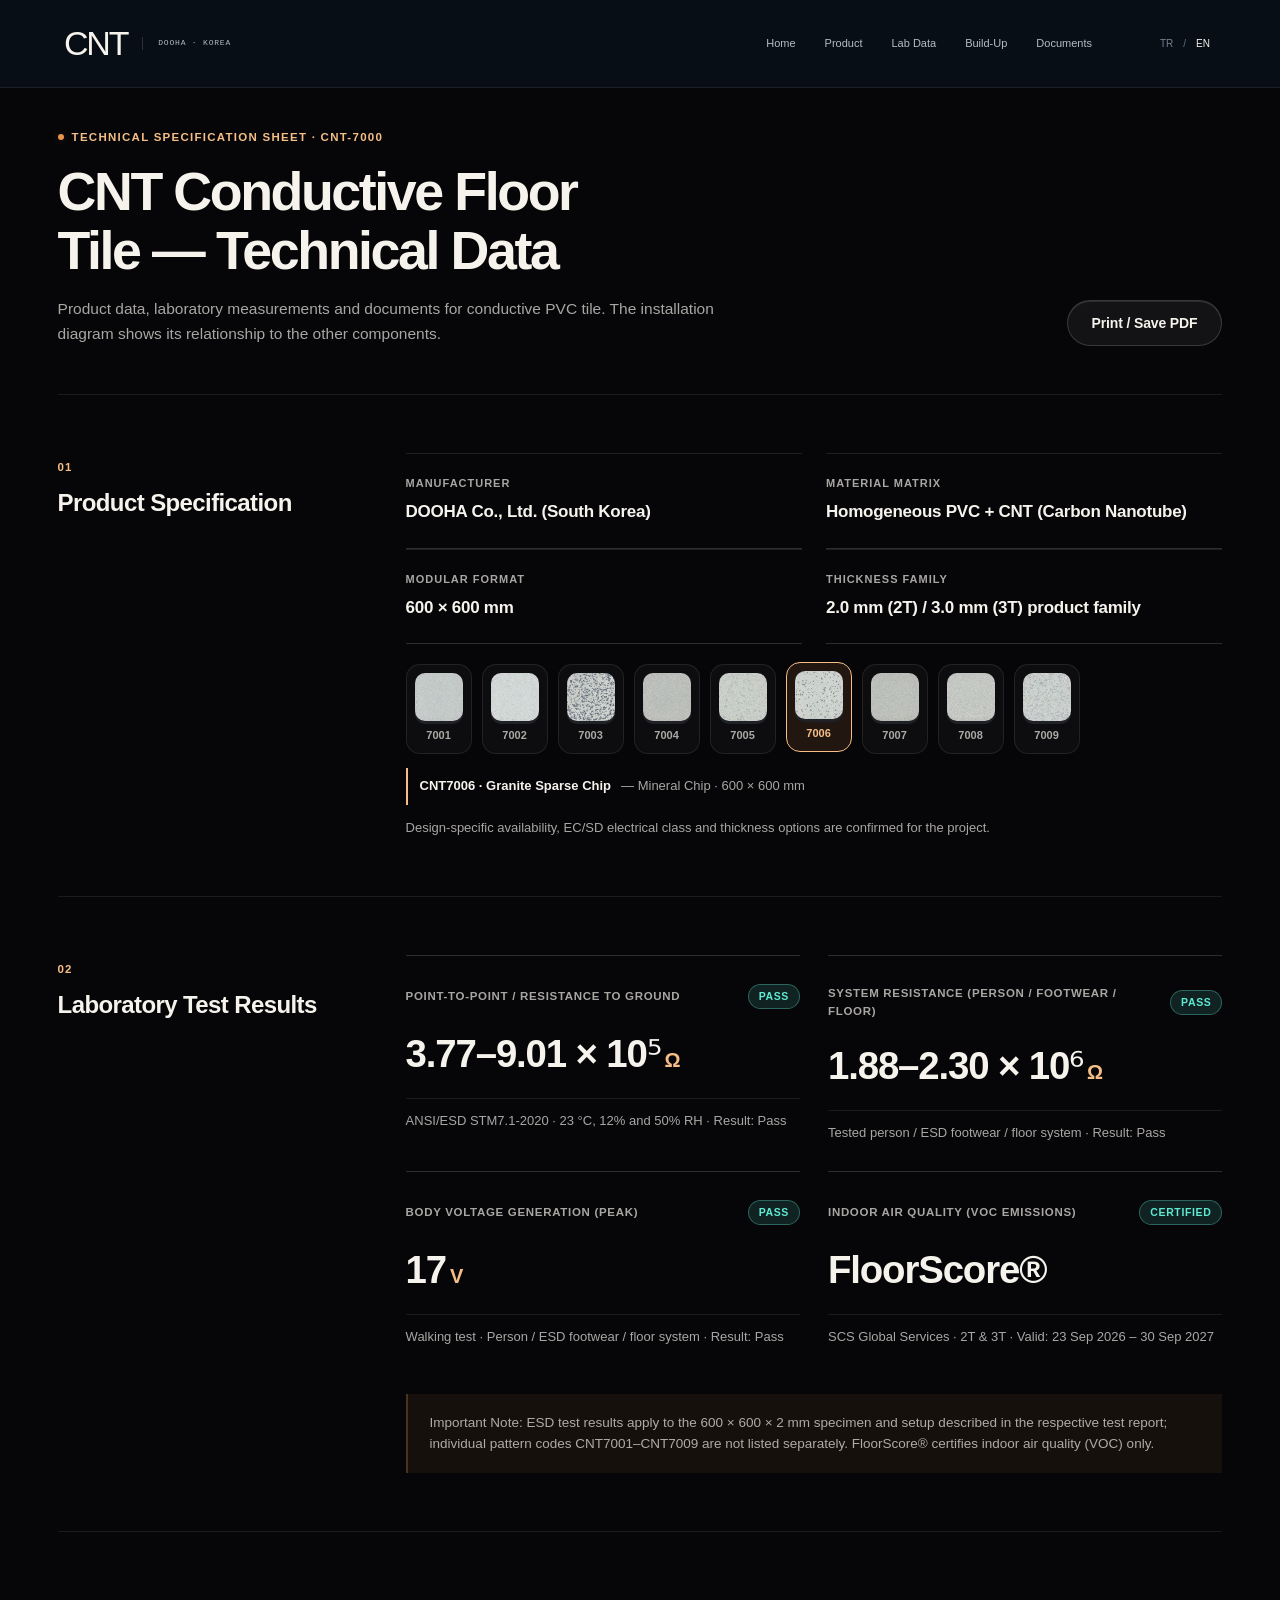
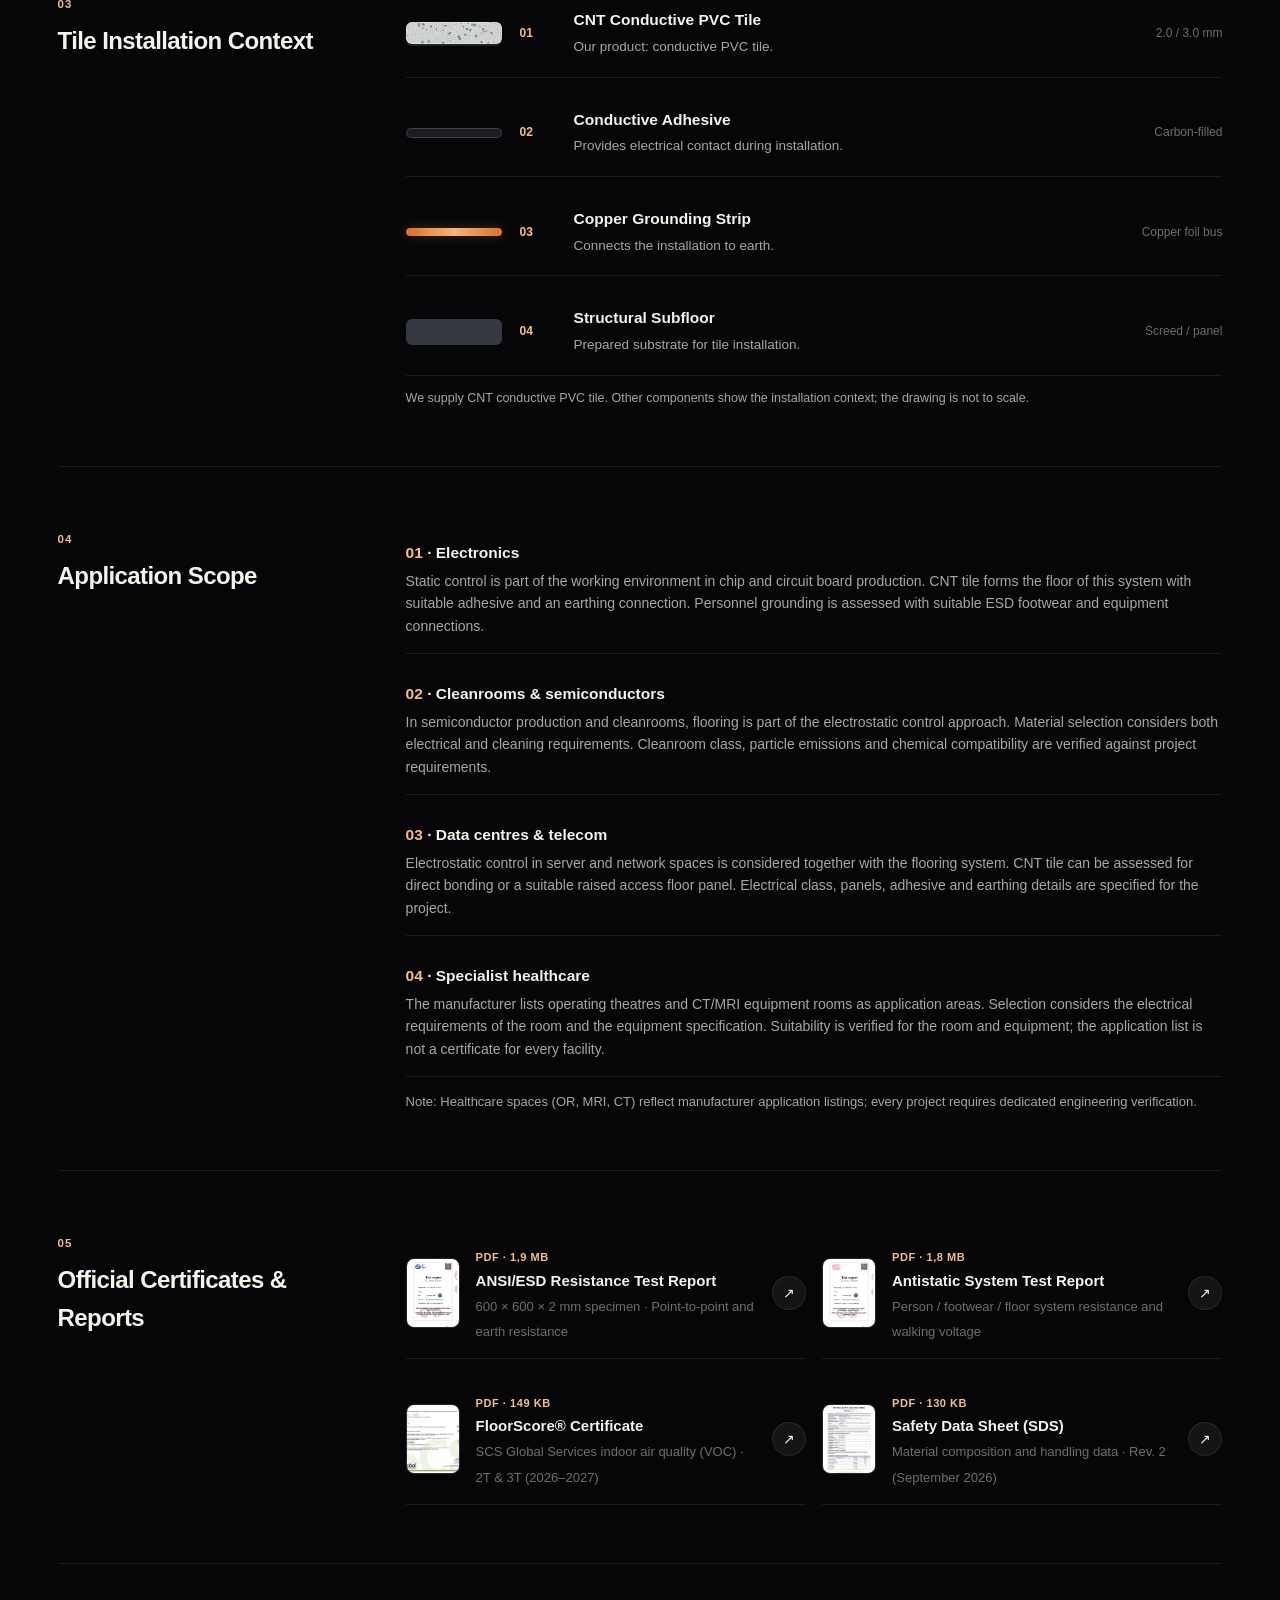
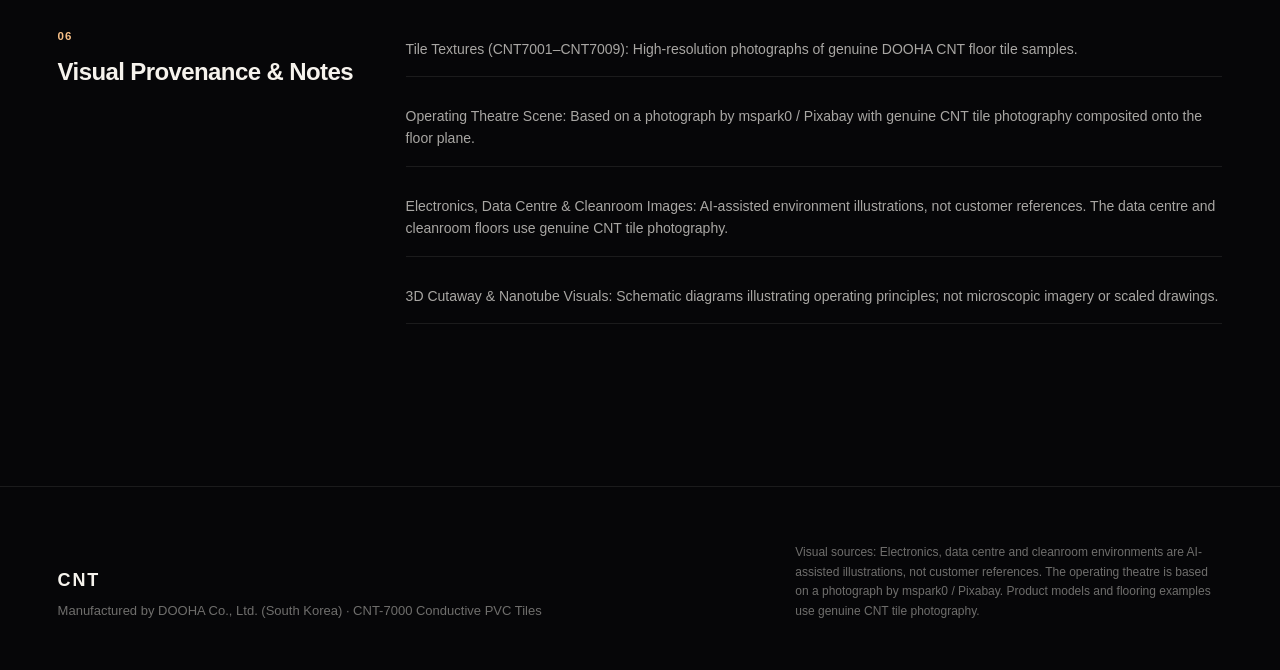
<file: teknik.html>
<!doctype html>
<html lang="tr">
  <head>
    <meta charset="UTF-8" />
    <meta name="viewport" content="width=device-width, initial-scale=1.0" />
    <title>Teknik Veri Föyü — CNT İletken Zemin Karosu</title>
    <meta
      name="description"
      content="CNT iletken zemin karosu ANSI/ESD STM7.1 test sonuçları, sistem direnci, FloorScore® belgesi ve uygulama kesiti."
    />
    <meta name="theme-color" content="#070709" />
    <link rel="icon" href="/favicon.svg" type="image/svg+xml" />
    <script type="module" crossorigin src="/assets/teknik-DftpAvi2.js"></script>
    <link rel="modulepreload" crossorigin href="/assets/navigation-Db2McQt0.js">
    <link rel="stylesheet" crossorigin href="/assets/navigation-Yqg-w2Fh.css">
    <link rel="stylesheet" crossorigin href="/assets/teknik-Cl3Y-DJU.css">
  </head>
  <body>
    <a class="skip-link" href="#main" data-t="a11y.skip">İçeriğe geç</a>

    <header class="cinema-nav is-scrolled" id="top">
      <div class="cinema-nav__inner">
        <a href="/" class="cinema-nav__brand" data-home-href aria-label="CNT Ana Sahne">
          <span class="cinema-nav__logo">CNT</span>
          <span class="cinema-nav__origin" data-t="nav.origin">DOOHA · KORE</span>
        </a>

        <nav class="cinema-nav__links" aria-label="Bölümler">
          <a href="/" class="cinema-nav__link" data-home-href data-t="nav.home">Ana sayfa</a>
          <a href="#urun" class="cinema-nav__link" data-t="tech.nav.s1">Ürün</a>
          <a href="#testler" class="cinema-nav__link" data-t="tech.nav.s2">Testler</a>
          <a href="#uygulama" class="cinema-nav__link" data-t="tech.nav.s3">Katmanlar</a>
          <a href="#belgeler" class="cinema-nav__link" data-t="tech.nav.s5">Belgeler</a>
        </nav>

        <div class="cinema-nav__actions">
          <div class="lang-pill" role="group" aria-label="Dil / Language">
            <button type="button" data-lang-btn="tr" aria-pressed="true">TR</button>
            <span class="lang-pill__separator" aria-hidden="true">/</span>
            <button type="button" data-lang-btn="en" aria-pressed="false">EN</button>
          </div>
        </div>
      </div>
    </header>

    <main id="main" class="container tech-page">
      <header class="tech-head">
        <div class="tech-head__text">
          <span class="eyebrow" data-t="tech.docCode">TEKNİK ŞARTNAME FÖYÜ · CNT-7000</span>
          <h1 class="display-lg" data-t="tech.title">CNT İletken Zemin Karosu — Teknik Bilgiler</h1>
          <p class="prose-calm" data-t="tech.lead">İletken PVC karonun ürün bilgileri, laboratuvar ölçümleri ve belgeleri. Uygulama şeması, karonun diğer bileşenlerle ilişkisini gösterir.</p>
        </div>
        <button type="button" class="pill-btn pill-btn--ghost" data-print-btn>
          <span data-t="tech.print">Yazdır / PDF Kaydet</span>
        </button>
      </header>

      <!-- 01 PRODUCT -->
      <section class="tech-section" id="urun">
        <div class="tech-section__title">
          <span class="tech-section__num">01</span>
          <h2 data-t="tech.s1">Ürün Tanımı</h2>
        </div>
        <div>
          <dl class="spec-cards">
            <div class="spec-card">
              <dt data-t="tech.m.maker">Üretici</dt>
              <dd data-t="tech.m.makerV">DOOHA Co., Ltd. (Güney Kore)</dd>
            </div>
            <div class="spec-card">
              <dt data-t="tech.m.mat">Malzeme Yapısı</dt>
              <dd data-t="tech.m.matV">Homojen PVC + CNT (Karbon Nanotüp)</dd>
            </div>
            <div class="spec-card">
              <dt data-t="tech.m.size">Modüler Ölçü</dt>
              <dd data-t="tech.m.sizeV">600 × 600 mm</dd>
            </div>
            <div class="spec-card">
              <dt data-t="tech.m.thick">Kalınlık Seçenekleri</dt>
              <dd data-t="tech.m.thickV">2,0 mm (2T) / 3,0 mm (3T) ürün ailesi</dd>
            </div>
          </dl>
          <div class="spec-swatches" data-spec-swatches></div>
          <div class="spec-active-bar" data-spec-active></div>
          <p class="prose-calm" style="font-size: 13px; margin-top: 12px" data-t="tech.m.note">Desen bazında stok, EC/SD elektriksel sınıf ve kalınlık seçenekleri proje aşamasında doğrulanır.</p>
        </div>
      </section>

      <!-- 02 LAB DATA -->
      <section class="tech-section" id="testler">
        <div class="tech-section__title">
          <span class="tech-section__num">02</span>
          <h2 data-t="tech.s2">Laboratuvar Test Sonuçları</h2>
        </div>
        <div>
          <div class="lab-grid">
            <article class="lab-card">
              <div class="lab-card__top">
                <span class="lab-card__label" data-t="tech.lab.c1.t">Noktadan Noktaya / Toprak Direnci</span>
                <span class="lab-badge">PASS</span>
              </div>
              <div class="lab-card__val">
                <span data-t="tech.lab.c1.v">3,77–9,01 × 10⁵</span><span class="lab-card__unit" data-t="tech.lab.c1.u">Ω</span>
              </div>
              <p class="lab-card__meta" data-t="tech.lab.c1.m">ANSI/ESD STM7.1-2020 · 23 °C, %12 ve %50 bağıl nem · Sonuç: Pass</p>
            </article>

            <article class="lab-card">
              <div class="lab-card__top">
                <span class="lab-card__label" data-t="tech.lab.c2.t">Sistem Direnci (İnsan / Ayakkabı / Zemin)</span>
                <span class="lab-badge">PASS</span>
              </div>
              <div class="lab-card__val">
                <span data-t="tech.lab.c2.v">1,88–2,30 × 10⁶</span><span class="lab-card__unit" data-t="tech.lab.c2.u">Ω</span>
              </div>
              <p class="lab-card__meta" data-t="tech.lab.c2.m">İnsan / ESD ayakkabı / zemin test düzeni · Sonuç: Pass</p>
            </article>

            <article class="lab-card">
              <div class="lab-card__top">
                <span class="lab-card__label" data-t="tech.lab.c3.t">Vücut Voltajı Üretimi (Tepe Değer)</span>
                <span class="lab-badge">PASS</span>
              </div>
              <div class="lab-card__val">
                <span data-t="tech.lab.c3.v">17</span><span class="lab-card__unit" data-t="tech.lab.c3.u">V</span>
              </div>
              <p class="lab-card__meta" data-t="tech.lab.c3.m">Yürüme testi · İnsan / ESD ayakkabı / zemin sistemi · Sonuç: Pass</p>
            </article>

            <article class="lab-card">
              <div class="lab-card__top">
                <span class="lab-card__label" data-t="tech.lab.c4.t">İç Hava Kalitesi (Uçucu Organik Bileşik)</span>
                <span class="lab-badge">CERTIFIED</span>
              </div>
              <div class="lab-card__val">
                <span data-t="tech.lab.c4.v">FloorScore®</span>
              </div>
              <p class="lab-card__meta" data-t="tech.lab.c4.m">SCS Global Services · 2T ve 3T · Geçerlilik: 23.09.2026–30.09.2027</p>
            </article>
          </div>

          <p class="tech-note" data-t="tech.lab.caveat">Önemli Not: ESD test sonuçları 600 × 600 × 2 mm numuneye ve ilgili rapordaki test düzenine aittir; CNT7001–CNT7009 desen kodları raporlarda ayrı ayrı listelenmez. FloorScore® yalnızca iç hava kalitesini (VOC) belgeler; ESD veya yangın sertifikası değildir.</p>
        </div>
      </section>

      <!-- 03 SYSTEM BUILD-UP -->
      <section class="tech-section" id="uygulama">
        <div class="tech-section__title">
          <span class="tech-section__num">03</span>
          <h2 data-t="tech.s3">Karonun Uygulamadaki Yeri</h2>
        </div>
        <div>
          <div class="xsec-stack" data-xsec-rows></div>
          <p class="prose-calm" style="font-size: 12.5px; margin-top: 12px" data-t="tech.sys.note">Satış kapsamı CNT iletken PVC karodur. Diğer bileşenler uygulama bağlamını gösterir; çizim ölçekli değildir.</p>
        </div>
      </section>

      <!-- 04 SECTORS -->
      <section class="tech-section" id="kullanim">
        <div class="tech-section__title">
          <span class="tech-section__num">04</span>
          <h2 data-t="tech.s4">Kullanım Alanları</h2>
        </div>
        <div>
          <ul class="prov-list" data-tech-uses></ul>
          <p class="prose-calm" style="font-size: 13px; margin-top: 14px" data-t="spaces.scopeNote">Not: Sağlık tesislerindeki ameliyathane, MR ve BT alanları üreticinin kullanım alanı listesindedir; her proje için mühendislik doğrulaması yapılmalıdır.</p>
        </div>
      </section>

      <!-- 05 CERTIFICATES -->
      <section class="tech-section" id="belgeler">
        <div class="tech-section__title">
          <span class="tech-section__num">05</span>
          <h2 data-t="tech.s5">Resmi Belgeler ve Raporlar</h2>
        </div>
        <div class="tech-doc-grid" data-tech-docs></div>
      </section>

      <!-- 06 PROVENANCE -->
      <section class="tech-section" id="kaynaklar" style="border-bottom: 0">
        <div class="tech-section__title">
          <span class="tech-section__num">06</span>
          <h2 data-t="tech.s6">Görsel Kaynakları ve Notlar</h2>
        </div>
        <ul class="prov-list">
          <li data-t="tech.src.1">Karo Dokuları (CNT7001–CNT7009): Gerçek DOOHA CNT zemin karosu numunelerinin yüksek çözünürlüklü fotoğrafları.</li>
          <li data-t="tech.src.2">Ameliyathane Görseli: mspark0 / Pixabay fotoğrafı temel alınarak zemin düzlemine gerçek CNT karo dokuları uygulanmıştır.</li>
          <li data-t="tech.src.3">Elektronik Üretim, Veri Merkezi ve Temiz Oda Görselleri: Yapay zekâ destekli ortam görselleştirmeleridir; gerçek müşteri referansı değildir. Veri merkezi ve temiz oda zeminlerinde gerçek CNT karo fotoğrafları kullanılır.</li>
          <li data-t="tech.src.4">3B Katman ve Nanotüp Görselleri: Çalışma prensibini açıklayan şematik diyagramlardır; mikroskobik görüntü veya ölçekli imalat çizimi değildir.</li>
        </ul>
      </section>
    </main>

    <footer class="cinema-footer">
      <div class="container cinema-footer__inner">
        <div class="cinema-footer__brand">
          <strong>CNT</strong>
          <p data-t="footer.maker">DOOHA Co., Ltd. (Güney Kore) üretimi · CNT-7000 İletken PVC Karolar</p>
        </div>
        <p class="cinema-footer__credits" data-t="footer.credits">Görsel kaynakları: Elektronik üretim, veri merkezi ve temiz oda ortamları yapay zekâ destekli temsilî görselleştirmelerdir. Ameliyathane mspark0 / Pixabay fotoğrafı temellidir. Ürün modeli ve döşeme örnekleri gerçek CNT karo fotoğraflarını kullanır.</p>
      </div>
    </footer>

  </body>
</html>
</file>
<file: assets/navigation-Yqg-w2Fh.css>
:root{--stage-gutter:clamp(24px,5vw,88px);--stage-mono:"SFMono-Regular",Consolas,"Liberation Mono",monospace}#top.cinema-nav,#top.cinema-nav:not(.is-scrolled){height:88px;padding-inline:var(--stage-gutter)}#top .cinema-nav__inner,#top.cinema-nav:not(.is-scrolled) .cinema-nav__inner,#top.cinema-nav.is-scrolled .cinema-nav__inner{width:100%;max-width:1600px;height:100%;box-shadow:none;-webkit-backdrop-filter:none;background:0 0;border:0;border-radius:0;padding-inline:0}#top.cinema-nav.is-scrolled{background:#080e16;border-bottom:1px solid #f6f3ed14}#top .cinema-nav__brand{align-items:center;gap:15px}#top .cinema-nav__logo{letter-spacing:-.065em;font-size:34px;font-weight:500}#top .cinema-nav__origin{font-family:var(--stage-mono);letter-spacing:.1em;color:#b1bbc6;border-left:1px solid #ffffff26;padding-left:15px;font-size:8px}#top .cinema-nav__links{gap:29px;margin-left:auto;margin-right:42px}#top .cinema-nav__link{color:#b5bdc6;border-radius:0;padding:7px 0;font-size:11px;font-weight:400;position:relative;background:0 0!important}#top .cinema-nav__link:after{content:"";background:var(--amber);transform-origin:0;height:1px;transition:transform .2s;position:absolute;bottom:1px;left:0;right:0;transform:scaleX(0)}#top .cinema-nav__link.is-current:after,#top .cinema-nav__link:hover:after{transform:scaleX(1)}#top .cinema-nav__technical{color:#ece9e2;margin-left:17px}#top .lang-pill{background:0 0;border:0;border-radius:0;gap:4px;padding:0}#top .lang-pill button{color:#758291;border-radius:0;min-height:36px;padding:6px;font-size:10px;font-weight:400;background:0 0!important}#top .lang-pill button[aria-pressed=true]{color:#f6f3ed}#top .lang-pill:before{display:none}#top .lang-pill__separator{color:#64717f;font-size:10px}#top .lang-pill button+button:before{content:none}#top .lang-pill button{appearance:none;box-shadow:none;border:0}@media (max-width:1100px){#top .cinema-nav__links{gap:22px;margin-right:20px}#top .cinema-nav__origin{display:none}}@media (max-width:920px){#top .cinema-nav__links{display:none}#top .menu-trigger{border-radius:0}}@media (max-width:700px){#top.cinema-nav,#top.cinema-nav:not(.is-scrolled){height:83px;padding-inline:24px}#top .cinema-nav__logo{font-size:30px}#top .cinema-nav__actions{gap:14px}#top .menu-trigger{border:1px solid #ffffff38;border-radius:0;width:40px;height:40px}#top .lang-pill button{padding:6px 3px;font-size:10px}}@media (prefers-reduced-motion:reduce){#top .cinema-nav__link:after{transition:none}}
</file>
<file: assets/teknik-Cl3Y-DJU.css>
:root{--bg-void:#060608;--bg-stage:#0a0a0e;--bg-velvet:#101116;--bg-card:#14141ac2;--bg-glass:#0e0e13c2;--bg-glass-strong:#0a0a0ee6;--text-1:#f6f3ed;--text-2:#f6f3edad;--text-3:#f6f3ed70;--amber:#e8954d;--amber-soft:#f5be86;--amber-glow:#e8954d3d;--cyan-spark:#7dd3fc;--emerald:#5eead4;--hairline:#fff8ee16;--hairline-strong:#fff8ee29;--specular-top:inset 0 1px 0 #fffcf61a;--font-sans:-apple-system, BlinkMacSystemFont, "SF Pro Display", "SF Pro Text", "Helvetica Neue", "Segoe UI", Arial, sans-serif;--r-pill:999px;--r-lg:28px;--r-md:20px;--r-sm:14px;--max-w:1360px;--pad-x:clamp(20px, 4.5vw, 64px);--nav-h:76px;--ease-cinema:cubic-bezier(.16, 1, .3, 1)}*,:before,:after{box-sizing:border-box}html{background:var(--bg-void);color:var(--text-1);-webkit-text-size-adjust:100%;font-synthesis:none}html.modal-locked,html.modal-locked body{overflow:hidden}body{font-family:var(--font-sans);color:var(--text-1);background:var(--bg-void);-webkit-font-smoothing:antialiased;-moz-osx-font-smoothing:grayscale;margin:0;font-size:16px;line-height:1.6;overflow-x:clip}h1,h2,h3,h4,p,ul,ol,dl,dd,figure{margin:0;padding:0}ul,ol{list-style:none}a{color:inherit;text-decoration:none}img,canvas,svg{max-width:100%;display:block}img{height:auto}button,input,textarea,select{font:inherit;color:inherit}button{cursor:pointer;background:0 0;border:0;padding:0}:focus-visible{outline:2px solid var(--amber-soft);outline-offset:3px}::selection{color:#fff;background:#e8954d52}[hidden]{display:none!important}[id]{scroll-margin-top:calc(var(--nav-h) + 16px)}.skip-link{z-index:300;border-radius:var(--r-pill);background:var(--text-1);color:var(--bg-void);transition:transform .22s var(--ease-cinema);padding:10px 18px;font-size:13px;font-weight:600;position:fixed;top:12px;left:16px;transform:translateY(-200%)}.skip-link:focus{transform:translateY(0)}.container{max-width:var(--max-w);padding-inline:var(--pad-x);margin-inline:auto}.eyebrow{letter-spacing:.11em;text-transform:uppercase;color:var(--amber-soft);align-items:center;gap:8px;font-size:11.5px;font-weight:600;display:inline-flex}.eyebrow:before{content:"";background:var(--amber);width:6px;height:6px;box-shadow:0 0 10px var(--amber-glow);border-radius:50%;flex:none}.display-xl{letter-spacing:-.034em;color:var(--text-1);text-wrap:balance;font-size:clamp(34px,3.9vw,56px);font-weight:600;line-height:1.06}.display-lg{letter-spacing:-.03em;color:var(--text-1);text-wrap:balance;font-size:clamp(30px,3.4vw,50px);font-weight:600;line-height:1.09}.display-sub{color:#f6f3ed85;font-weight:500}.prose-calm{color:var(--text-2);text-wrap:pretty;font-size:clamp(15.5px,1.12vw,17.5px);line-height:1.62}.pill-btn{border-radius:var(--r-pill);color:#09090c;letter-spacing:-.01em;white-space:nowrap;height:46px;transition:transform .24s var(--ease-cinema), box-shadow .24s var(--ease-cinema), background .24s, border-color .24s;background:linear-gradient(#f8f5ef 0%,#e4ddd2 100%);justify-content:center;align-items:center;gap:10px;padding:0 24px;font-size:14px;font-weight:600;display:inline-flex;box-shadow:0 8px 28px #0006,inset 0 1px #ffffffd9}.pill-btn:hover{transform:translateY(-1.5px);box-shadow:0 12px 34px #e8954d47}.pill-btn--copper{color:#090807;background:linear-gradient(135deg,#f5b67a 0%,#d87a32 100%);box-shadow:0 10px 32px #d87a3252,inset 0 1px #ffffff80}.pill-btn--copper:hover{box-shadow:0 14px 42px #e8954d7a,inset 0 1px #ffffffa6}.pill-btn--ghost{color:var(--text-1);border:1px solid var(--hairline-strong);box-shadow:var(--specular-top);-webkit-backdrop-filter:blur(16px);background:#ffffff0e}.pill-btn--ghost:hover{box-shadow:var(--specular-top);background:#ffffff1c;border-color:#fff8ee47}.cinema-nav{z-index:120;height:var(--nav-h);pointer-events:none;transition:background .32s var(--ease-cinema);background:linear-gradient(#060608db 0%,#06060800 100%);align-items:center;padding-inline:16px;display:flex;position:fixed;top:0;left:0;right:0}.cinema-nav.is-scrolled{background:linear-gradient(#060608eb 0%,#06060873 68%,#06060800 100%)}.cinema-nav__inner{pointer-events:auto;width:100%;max-width:var(--max-w);padding-inline:calc(var(--pad-x) - 16px);border-radius:var(--r-pill);height:54px;transition:max-width .38s var(--ease-cinema), padding-inline .38s var(--ease-cinema), background-color .32s var(--ease-cinema), border-color .32s var(--ease-cinema), box-shadow .32s var(--ease-cinema);border:1px solid #0000;justify-content:space-between;align-items:center;gap:20px;margin-inline:auto;display:flex}.cinema-nav.is-scrolled .cinema-nav__inner{background:var(--bg-glass-strong);-webkit-backdrop-filter:blur(28px)saturate(160%);border-color:#fff8ee24;max-width:1020px;padding-inline:22px;box-shadow:0 18px 48px #000000ad,inset 0 1px #fffcf617}.cinema-nav__brand{white-space:nowrap;align-items:baseline;gap:10px;display:inline-flex}.cinema-nav__logo{letter-spacing:.1em;color:var(--text-1);font-size:19px;font-weight:700}.cinema-nav__origin{letter-spacing:.14em;text-transform:uppercase;color:var(--text-3);font-size:10.5px;font-weight:500}.cinema-nav__links{align-items:center;gap:6px;display:flex}.cinema-nav__link{border-radius:var(--r-pill);color:var(--text-2);white-space:nowrap;padding:6px 14px;font-size:13.5px;font-weight:450;transition:color .18s,background-color .18s}.cinema-nav__link:hover{color:var(--text-1);background:#ffffff0d}.cinema-nav__link.is-current{color:var(--text-1);background:#ffffff16}.cinema-nav__actions{align-items:center;gap:10px;display:flex}.lang-pill{border-radius:var(--r-pill);border:1px solid var(--hairline);background:#ffffff0f;align-items:center;padding:3px;display:inline-flex}.lang-pill button{border-radius:var(--r-pill);color:var(--text-3);padding:5px 10px;font-size:11.5px;font-weight:600;transition:background-color .18s,color .18s}.lang-pill button[aria-pressed=true]{color:var(--text-1);background:#ffffff2e}.cinema-footer{border-top:1px solid var(--hairline);background:var(--bg-void);padding:56px 0 48px}.cinema-footer__inner{flex-wrap:wrap;justify-content:space-between;align-items:flex-end;gap:28px;display:flex}.cinema-footer__brand strong{letter-spacing:.1em;font-size:18px}.cinema-footer__brand p{color:var(--text-3);margin-top:6px;font-size:13px}.cinema-footer__credits{color:var(--text-3);max-width:64ch;font-size:12px;line-height:1.65}@media (max-width:920px){.cinema-nav__links,.cinema-nav__origin{display:none}.cinema-nav__inner{padding-inline:16px}}.menu-trigger{border:1px solid var(--hairline-strong);border-radius:50%;place-content:center;gap:5px;width:44px;height:44px;display:none}.menu-trigger span{background:var(--text-1);width:17px;height:1px}.menu-trigger:hover{background:#ffffff14}.mobile-navigation:not([open]){display:none}.mobile-navigation{width:min(460px,100%);max-width:100%;height:100dvh;max-height:100dvh;padding:max(24px, env(safe-area-inset-top)) 28px max(28px, env(safe-area-inset-bottom));color:var(--text-1);overscroll-behavior:contain;background:#101116;border:0;margin:0;position:fixed;inset:0 0 0 auto}.mobile-navigation::backdrop{-webkit-backdrop-filter:blur(8px);backdrop-filter:blur(8px);background:#000000a8}.mobile-navigation__head{border-bottom:1px solid var(--hairline-strong);justify-content:space-between;align-items:center;padding-bottom:28px;display:flex}.mobile-navigation__head>span{color:var(--text-3);letter-spacing:.1em;text-transform:uppercase;font-size:12px}.mobile-navigation__close{min-height:44px;color:var(--amber-soft);padding:8px 12px}.mobile-navigation__links{padding-block:28px;display:grid}.mobile-navigation__link{border-bottom:1px solid var(--hairline);letter-spacing:-.04em;padding-block:22px;font-size:clamp(26px,7vw,36px);line-height:1.2}.mobile-navigation__link:hover{color:var(--amber-soft)}.mobile-navigation__signature{color:var(--text-3);letter-spacing:.16em;margin-top:48px;font-size:11px;display:block}html.menu-locked,html.menu-locked body{overflow:hidden}@media (max-width:920px){.menu-trigger{flex:none;display:grid}.cinema-nav__actions{gap:12px}}@media (prefers-reduced-motion:reduce){*,:before,:after{scroll-behavior:auto!important;transition-duration:0s!important;animation-duration:0s!important}}.tech-page{padding-top:calc(var(--nav-h) + 52px);padding-bottom:104px}.tech-head{border-bottom:1px solid var(--hairline);flex-wrap:wrap;justify-content:space-between;align-items:flex-end;gap:28px;padding-bottom:48px;display:flex}.tech-head__text{flex-direction:column;gap:16px;max-width:700px;display:flex}.tech-section{border-bottom:1px solid var(--hairline);grid-template-columns:300px minmax(0,1fr);align-items:start;gap:48px;padding:58px 0;display:grid}.tech-section__title{top:calc(var(--nav-h) + 24px);position:sticky}.tech-section__num{font-variant-numeric:tabular-nums;letter-spacing:.08em;color:var(--amber-soft);font-size:11.5px;font-weight:600}.tech-section__title h2{letter-spacing:-.025em;margin-top:6px;font-size:24px;font-weight:600}.spec-cards{grid-template-columns:repeat(2,minmax(0,1fr));gap:16px;display:grid}.spec-card{border:1px solid var(--hairline);box-shadow:var(--specular-top);background:#ffffff08;border-radius:20px;padding:22px 24px}.spec-card dt{letter-spacing:.09em;text-transform:uppercase;color:var(--text-3);font-size:11px;font-weight:600}.spec-card dd{letter-spacing:-.015em;margin-top:6px;font-size:17px;font-weight:600}.spec-swatches{flex-wrap:wrap;gap:10px;margin-top:20px;display:flex}.spec-sw{border:1px solid var(--hairline);background:#ffffff08;border-radius:14px;flex-direction:column;align-items:center;gap:6px;padding:8px;transition:border-color .18s,transform .18s,background-color .18s;display:flex}.spec-sw:hover{border-color:var(--hairline-strong)}.spec-sw img{object-fit:cover;border-radius:10px;width:48px;height:48px;box-shadow:0 3px #1f2127}.spec-sw span{font-variant-numeric:tabular-nums;color:var(--text-2);font-size:11px;font-weight:600}.spec-sw.is-active{border-color:var(--amber-soft);background:#e8954d1f;transform:translateY(-2px)}.spec-sw.is-active span{color:var(--amber-soft)}.spec-active-bar{border-radius:var(--r-pill);border:1px solid var(--hairline);color:var(--text-2);background:#ffffff09;align-items:center;gap:10px;margin-top:14px;padding:8px 14px;font-size:13px;display:inline-flex}.spec-active-bar strong{color:var(--text-1);font-weight:600}.lab-grid{grid-template-columns:repeat(2,minmax(0,1fr));gap:18px;display:grid}.lab-card{border:1px solid var(--hairline-strong);box-shadow:var(--specular-top);background:radial-gradient(120% 100% at 0 0,#e8954d14,#ffffff06);border-radius:24px;flex-direction:column;gap:14px;padding:28px;display:flex}.lab-card__top{justify-content:space-between;align-items:center;gap:10px;display:flex}.lab-card__label{letter-spacing:.06em;text-transform:uppercase;color:var(--text-2);font-size:11.5px;font-weight:600}.lab-badge{border-radius:var(--r-pill);color:var(--emerald);letter-spacing:.06em;background:#5eead41f;border:1px solid #5eead457;padding:3px 10px;font-size:10.5px;font-weight:600}.lab-card__val{font-variant-numeric:tabular-nums;letter-spacing:-.03em;color:var(--text-1);font-size:clamp(28px,3vw,40px);font-weight:600}.lab-card__unit{color:var(--amber-soft);margin-left:4px;font-size:20px}.lab-card__meta{color:var(--text-3);border-top:1px solid var(--hairline);padding-top:12px;font-size:13px;line-height:1.55}.tech-note{color:var(--text-2);background:#e8954d11;border:1px solid #e8954d42;border-radius:18px;margin-top:18px;padding:18px 22px;font-size:13.5px;line-height:1.62}.xsec-stack{gap:12px;display:grid}.xsec-row{border:1px solid var(--hairline);box-shadow:var(--specular-top);background:#ffffff08;border-radius:18px;grid-template-columns:96px 36px minmax(0,1fr) auto;align-items:center;gap:18px;padding:18px 22px;display:grid}.xsec-bar{border-radius:6px;height:22px}.xsec-bar--tile{background-size:cover;border:1px solid #ffffff59;box-shadow:0 2px #1f2127}.xsec-bar--adh{background:#1b1d23;border:1px solid #ffffff29;height:10px}.xsec-bar--cu{background:linear-gradient(90deg,#d8722d,#f5b476,#d8722d);height:8px;box-shadow:0 0 12px #e8954d47}.xsec-bar--sub{background:#353840;height:26px}.tech-doc-grid{grid-template-columns:repeat(2,minmax(0,1fr));gap:16px;display:grid}.tech-doc{border:1px solid var(--hairline);box-shadow:var(--specular-top);transition:background-color .2s, border-color .2s, transform .2s var(--ease-cinema);background:#ffffff08;border-radius:18px;grid-template-columns:54px minmax(0,1fr) auto;align-items:center;gap:16px;padding:14px 18px 14px 14px;display:grid}.tech-doc:hover{background:#fff1;border-color:#f5be865c;transform:translateY(-2px)}.tech-doc img{object-fit:cover;border:1px solid #ffffff24;border-radius:8px;width:54px;height:70px}.doc-pill__arrow{border:1px solid var(--hairline);width:34px;height:34px;color:var(--text-1);background:#ffffff0f;border-radius:50%;place-items:center;font-size:14px;display:grid}.prov-list{gap:12px;display:grid}.prov-list li{border:1px solid var(--hairline);color:var(--text-2);background:#ffffff06;border-radius:16px;padding:16px 20px;font-size:14px}@media (max-width:960px){.tech-section{grid-template-columns:1fr;gap:24px}.tech-section__title{position:static}.spec-cards,.lab-grid,.tech-doc-grid{grid-template-columns:1fr}.xsec-row{grid-template-columns:72px minmax(0,1fr)}}@media print{html,body{color:#111!important;background:#fff!important}.cinema-nav,[data-print-btn]{display:none!important}.tech-page{padding-top:0}.spec-card,.lab-card,.xsec-row,.tech-doc,.prov-list li,.tech-note,.spec-active-bar{break-inside:avoid;color:#111!important;box-shadow:none!important;background:#fff!important;border:1px solid #ccc!important}}@media screen{.tech-head h1{letter-spacing:-.045em;font-size:clamp(34px,4.2vw,62px)}.spec-cards{gap:0 24px}.spec-card{border:0;border-bottom:1px solid var(--hairline-strong);background:0 0;border-radius:0;padding:22px 0}.spec-card dt{color:var(--text-2)}.spec-active-bar{border:0;border-left:2px solid var(--amber-soft);background:0 0;border-radius:0;flex-wrap:wrap;padding-left:12px}.lab-grid{gap:0 28px}.lab-card{border:0;border-top:1px solid var(--hairline-strong);box-shadow:none;background:0 0;border-radius:0;padding:28px 0}.lab-card__meta{color:var(--text-2)}.tech-note{border-width:0 0 0 2px;border-radius:0}.xsec-row,.tech-doc{box-shadow:none;background:0 0;border-width:0 0 1px;border-radius:0;padding-inline:0}.prov-list li{background:0 0;border-width:0 0 1px;border-radius:0;padding-inline:0}}
</file>
